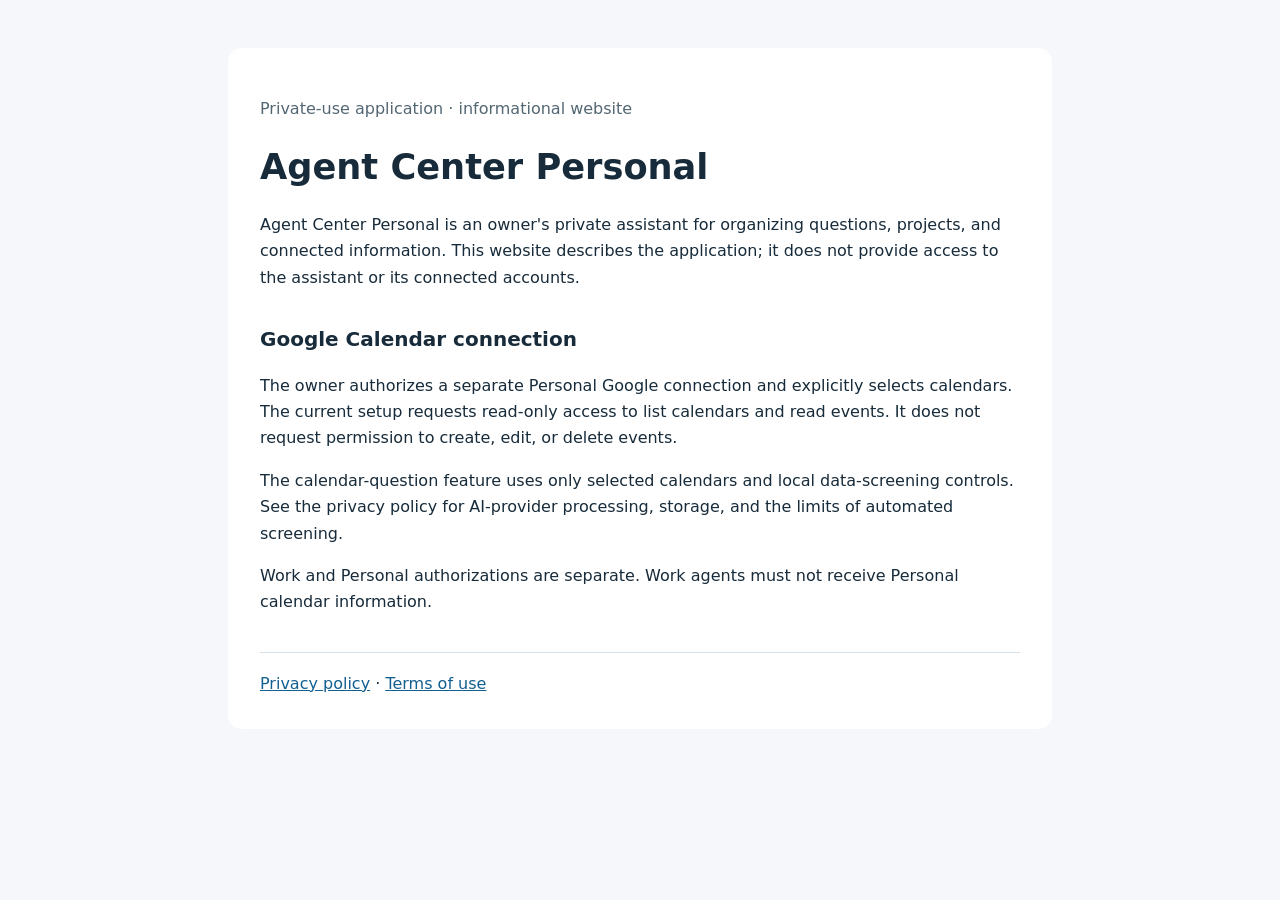
<file: index.html>
<!doctype html><html lang="en"><meta charset="utf-8"><meta name="viewport" content="width=device-width,initial-scale=1"><title>Agent Center Personal</title><link rel="stylesheet" href="style.css"><main><p class="label">Private-use application · informational website</p><h1>Agent Center Personal</h1><p>Agent Center Personal is an owner's private assistant for organizing questions, projects, and connected information. This website describes the application; it does not provide access to the assistant or its connected accounts.</p><h2>Google Calendar connection</h2><p>The owner authorizes a separate Personal Google connection and explicitly selects calendars. The current setup requests read-only access to list calendars and read events. It does not request permission to create, edit, or delete events.</p><p>The calendar-question feature uses only selected calendars and local data-screening controls. See the privacy policy for AI-provider processing, storage, and the limits of automated screening.</p><p>Work and Personal authorizations are separate. Work agents must not receive Personal calendar information.</p><nav><a href="privacy.html">Privacy policy</a> · <a href="terms.html">Terms of use</a></nav></main></html>
</file>
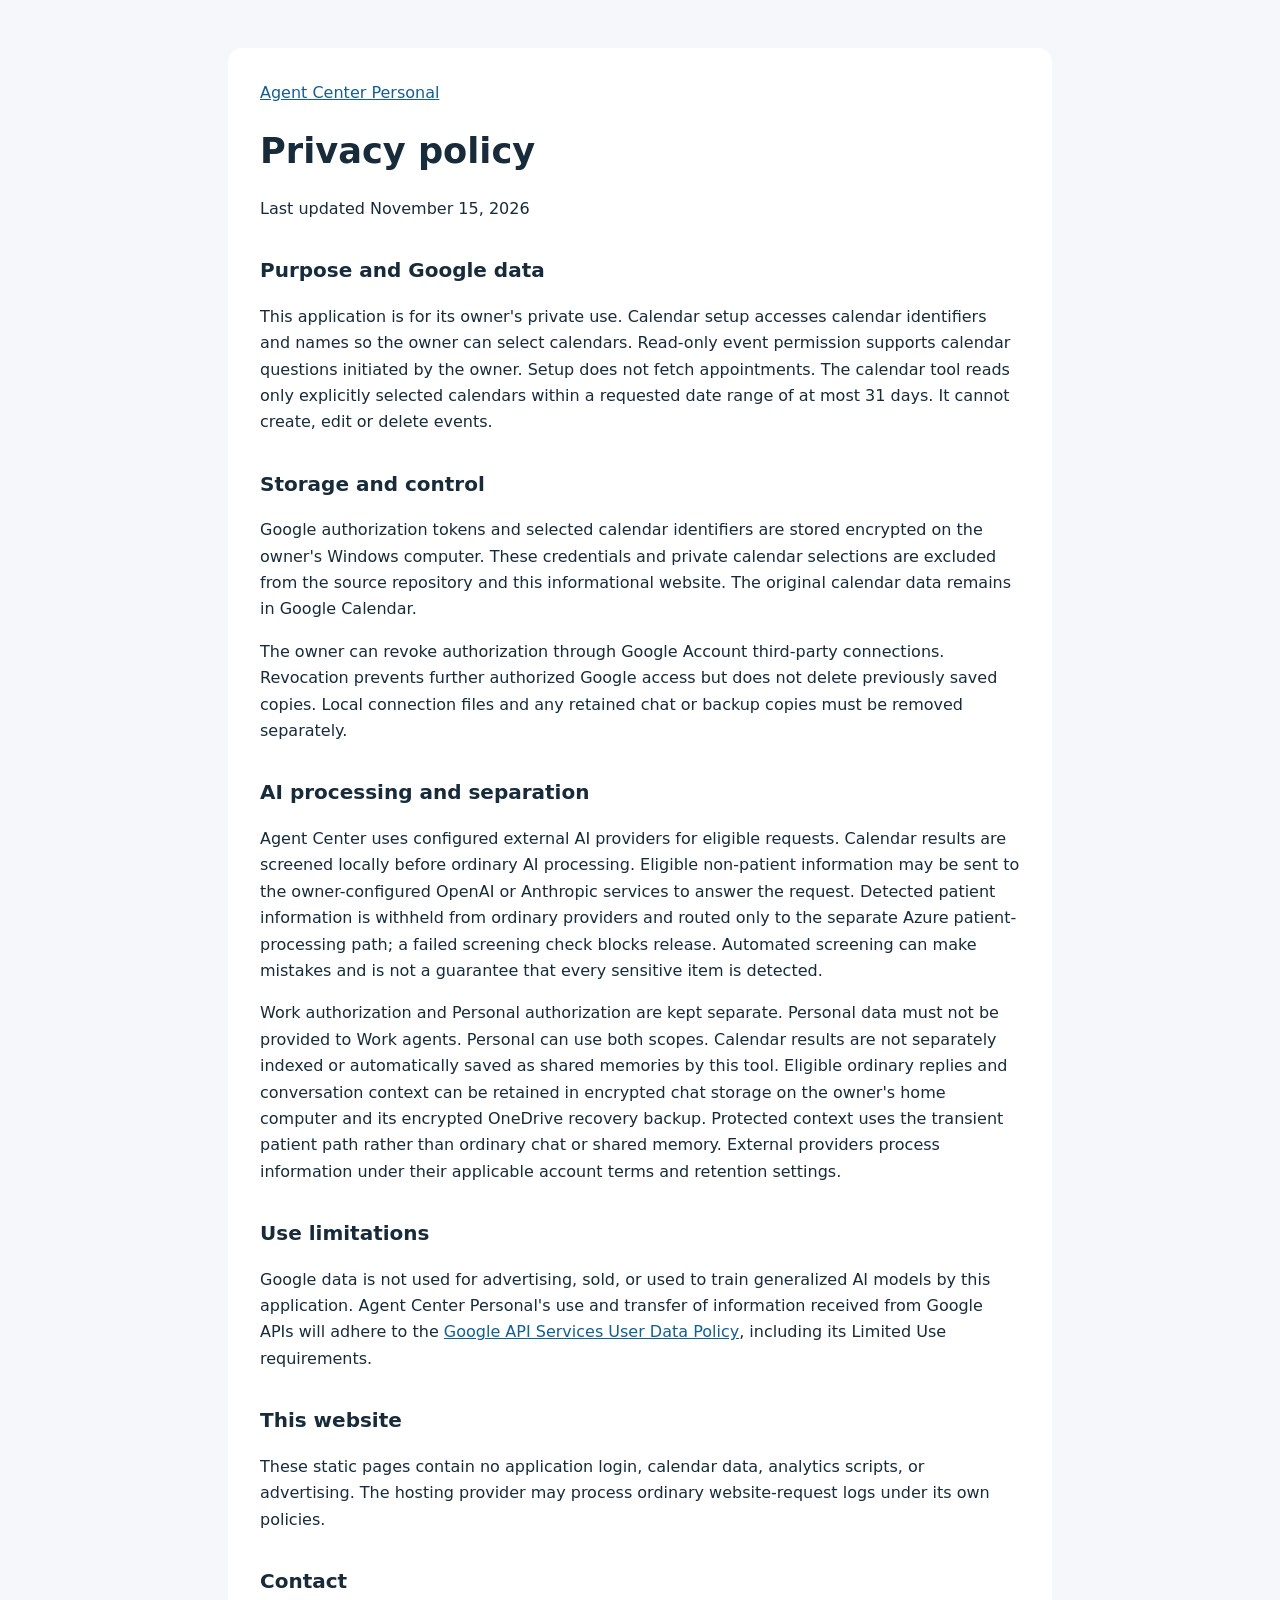
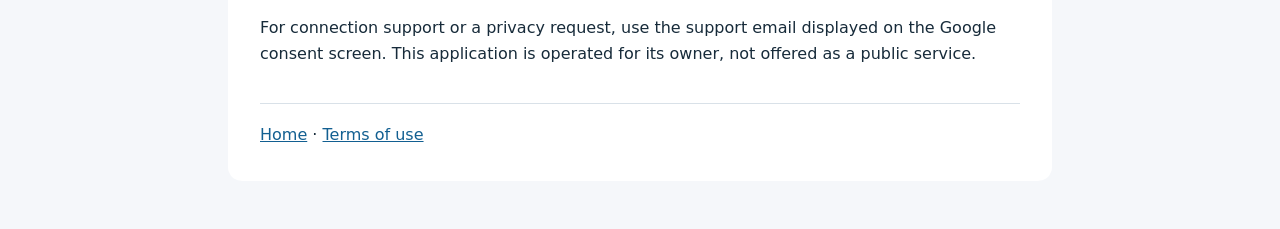
<file: privacy.html>
<!doctype html><html lang="en"><meta charset="utf-8"><meta name="viewport" content="width=device-width,initial-scale=1"><title>Privacy · Agent Center Personal</title><link rel="stylesheet" href="style.css"><main><a href="index.html">Agent Center Personal</a><h1>Privacy policy</h1><p>Last updated November 15, 2026</p><h2>Purpose and Google data</h2><p>This application is for its owner's private use. Calendar setup accesses calendar identifiers and names so the owner can select calendars. Read-only event permission supports calendar questions initiated by the owner. Setup does not fetch appointments. The calendar tool reads only explicitly selected calendars within a requested date range of at most 31 days. It cannot create, edit or delete events.</p><h2>Storage and control</h2><p>Google authorization tokens and selected calendar identifiers are stored encrypted on the owner's Windows computer. These credentials and private calendar selections are excluded from the source repository and this informational website. The original calendar data remains in Google Calendar.</p><p>The owner can revoke authorization through Google Account third-party connections. Revocation prevents further authorized Google access but does not delete previously saved copies. Local connection files and any retained chat or backup copies must be removed separately.</p><h2>AI processing and separation</h2><p>Agent Center uses configured external AI providers for eligible requests. Calendar results are screened locally before ordinary AI processing. Eligible non-patient information may be sent to the owner-configured OpenAI or Anthropic services to answer the request. Detected patient information is withheld from ordinary providers and routed only to the separate Azure patient-processing path; a failed screening check blocks release. Automated screening can make mistakes and is not a guarantee that every sensitive item is detected.</p><p>Work authorization and Personal authorization are kept separate. Personal data must not be provided to Work agents. Personal can use both scopes. Calendar results are not separately indexed or automatically saved as shared memories by this tool. Eligible ordinary replies and conversation context can be retained in encrypted chat storage on the owner's home computer and its encrypted OneDrive recovery backup. Protected context uses the transient patient path rather than ordinary chat or shared memory. External providers process information under their applicable account terms and retention settings.</p><h2>Use limitations</h2><p>Google data is not used for advertising, sold, or used to train generalized AI models by this application. Agent Center Personal's use and transfer of information received from Google APIs will adhere to the <a href="https://developers.google.com/terms/api-services-user-data-policy">Google API Services User Data Policy</a>, including its Limited Use requirements.</p><h2>This website</h2><p>These static pages contain no application login, calendar data, analytics scripts, or advertising. The hosting provider may process ordinary website-request logs under its own policies.</p><h2>Contact</h2><p>For connection support or a privacy request, use the support email displayed on the Google consent screen. This application is operated for its owner, not offered as a public service.</p><nav><a href="index.html">Home</a> · <a href="terms.html">Terms of use</a></nav></main></html>
</file>
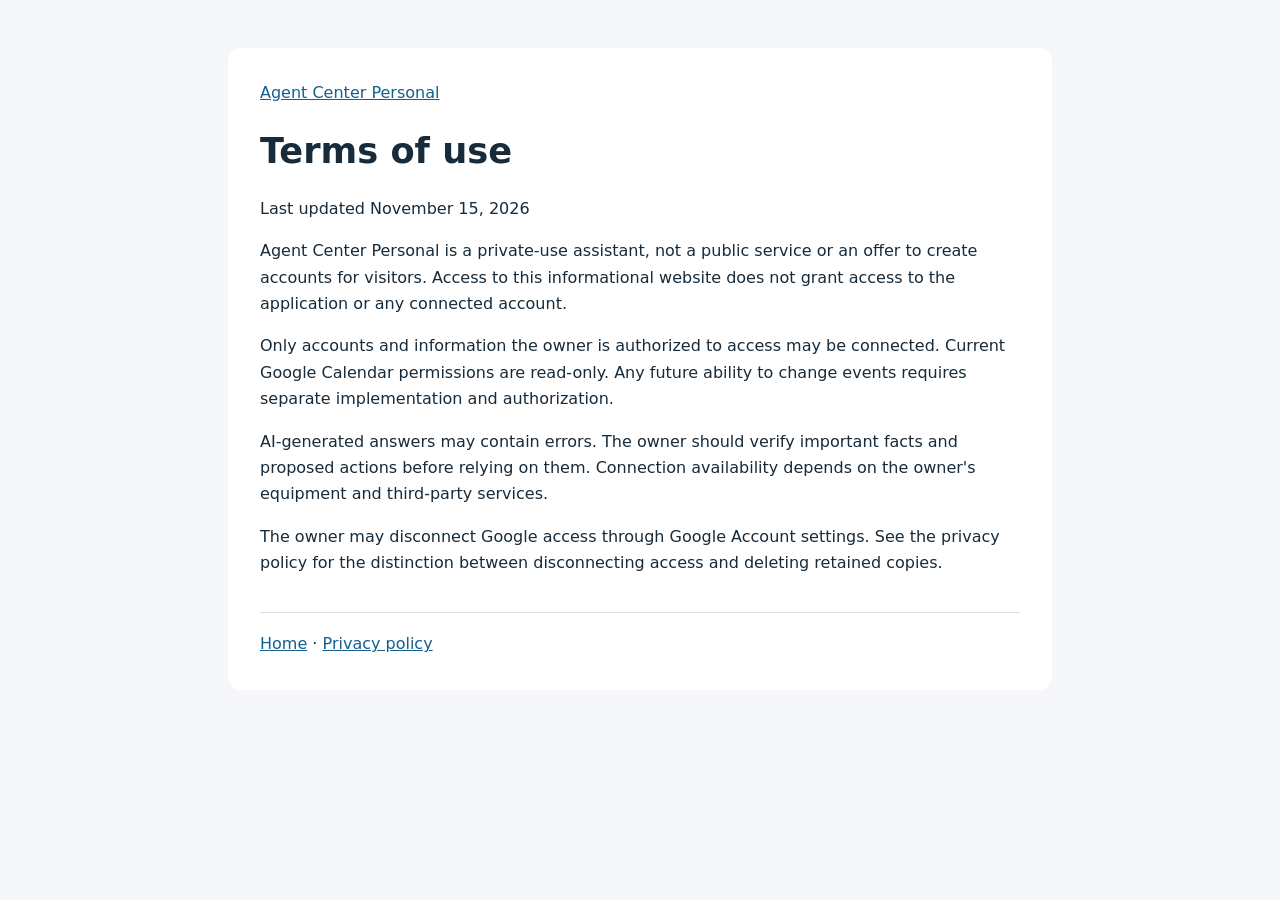
<file: terms.html>
<!doctype html><html lang="en"><meta charset="utf-8"><meta name="viewport" content="width=device-width,initial-scale=1"><title>Terms · Agent Center Personal</title><link rel="stylesheet" href="style.css"><main><a href="index.html">Agent Center Personal</a><h1>Terms of use</h1><p>Last updated November 15, 2026</p><p>Agent Center Personal is a private-use assistant, not a public service or an offer to create accounts for visitors. Access to this informational website does not grant access to the application or any connected account.</p><p>Only accounts and information the owner is authorized to access may be connected. Current Google Calendar permissions are read-only. Any future ability to change events requires separate implementation and authorization.</p><p>AI-generated answers may contain errors. The owner should verify important facts and proposed actions before relying on them. Connection availability depends on the owner's equipment and third-party services.</p><p>The owner may disconnect Google access through Google Account settings. See the privacy policy for the distinction between disconnecting access and deleting retained copies.</p><nav><a href="index.html">Home</a> · <a href="privacy.html">Privacy policy</a></nav></main></html>
</file>
<file: style.css>
:root{font-family:system-ui,sans-serif;color:#172b3a;background:#f5f7fa;line-height:1.65}body{margin:0}main{max-width:760px;margin:48px auto;padding:32px;background:white;border-radius:14px}h1{font-size:2.2rem;line-height:1.2}h2{font-size:1.25rem;margin-top:2rem}a{color:#125f91}a:focus-visible{outline:3px solid #125f91;outline-offset:4px}.label{color:#536773}nav{margin-top:36px;border-top:1px solid #d9e1e8;padding-top:18px}@media(max-width:800px){main{margin:12px;padding:24px}}
</file>
